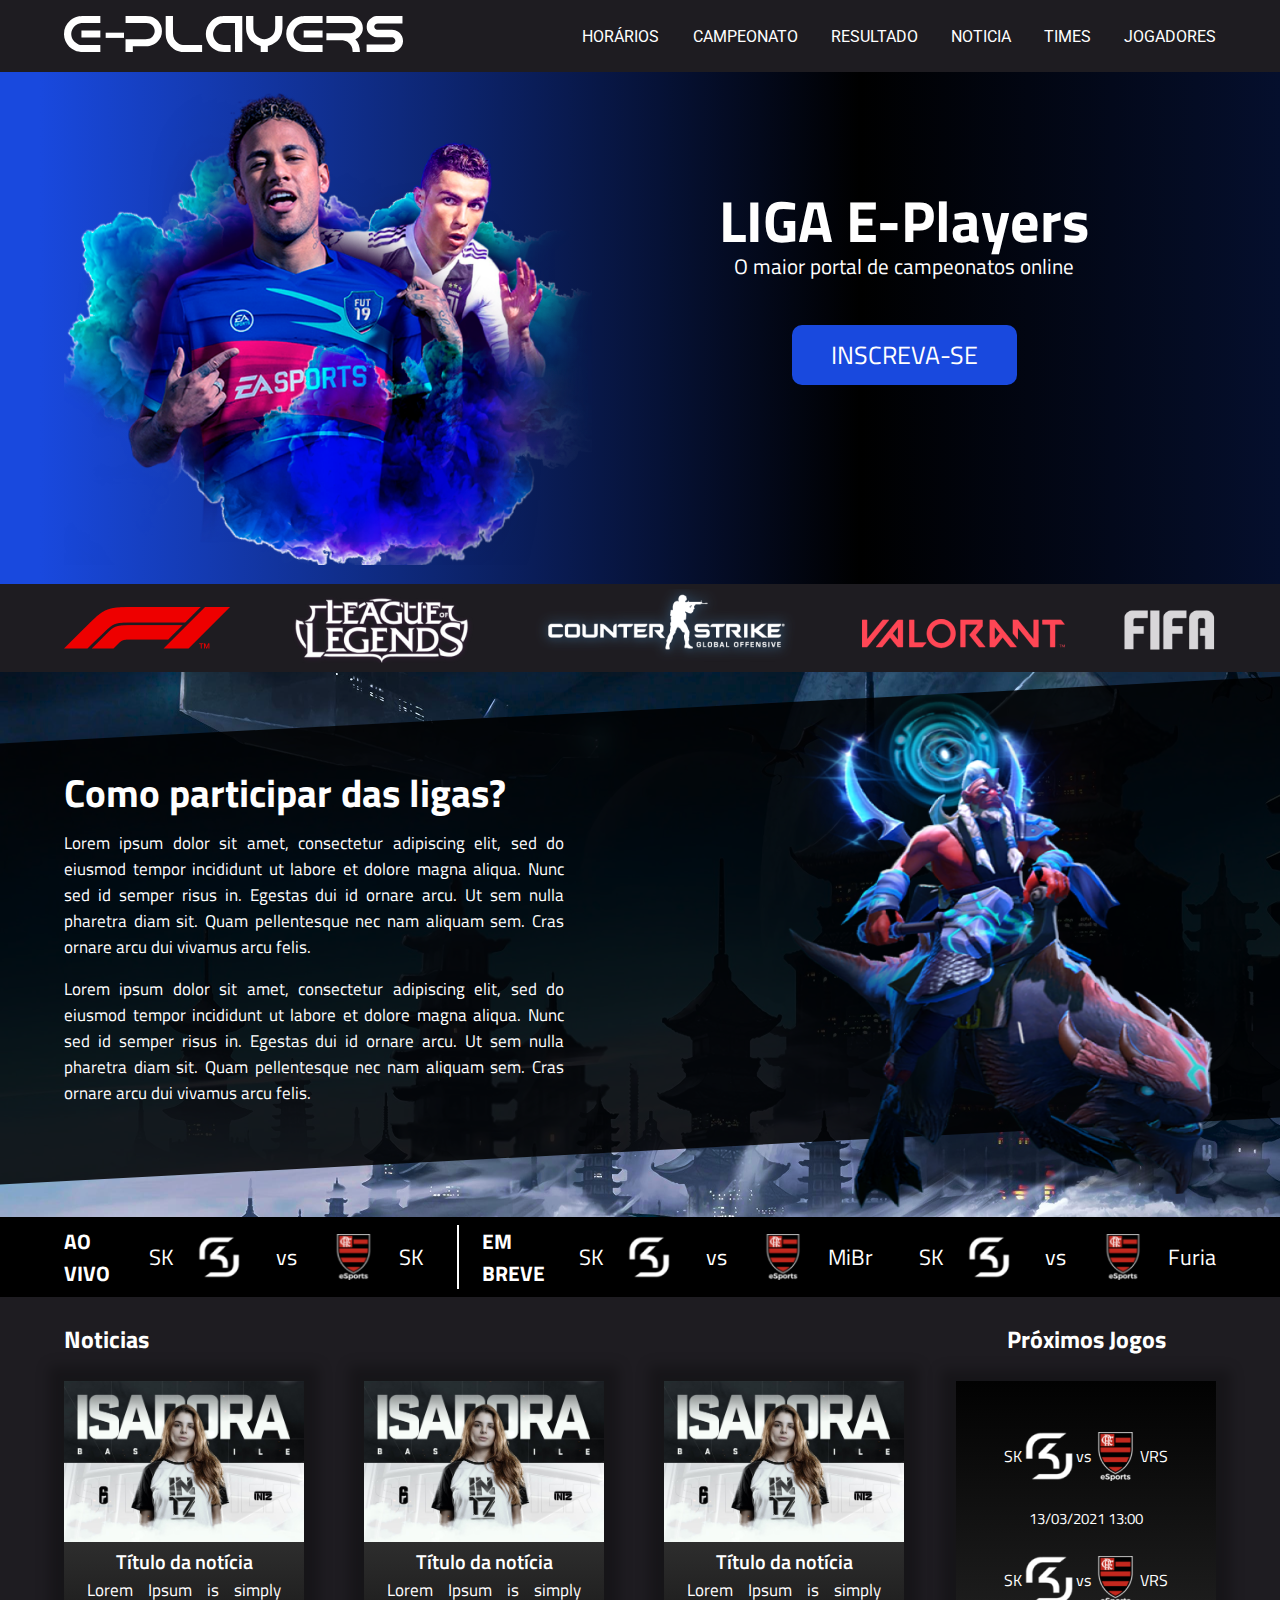
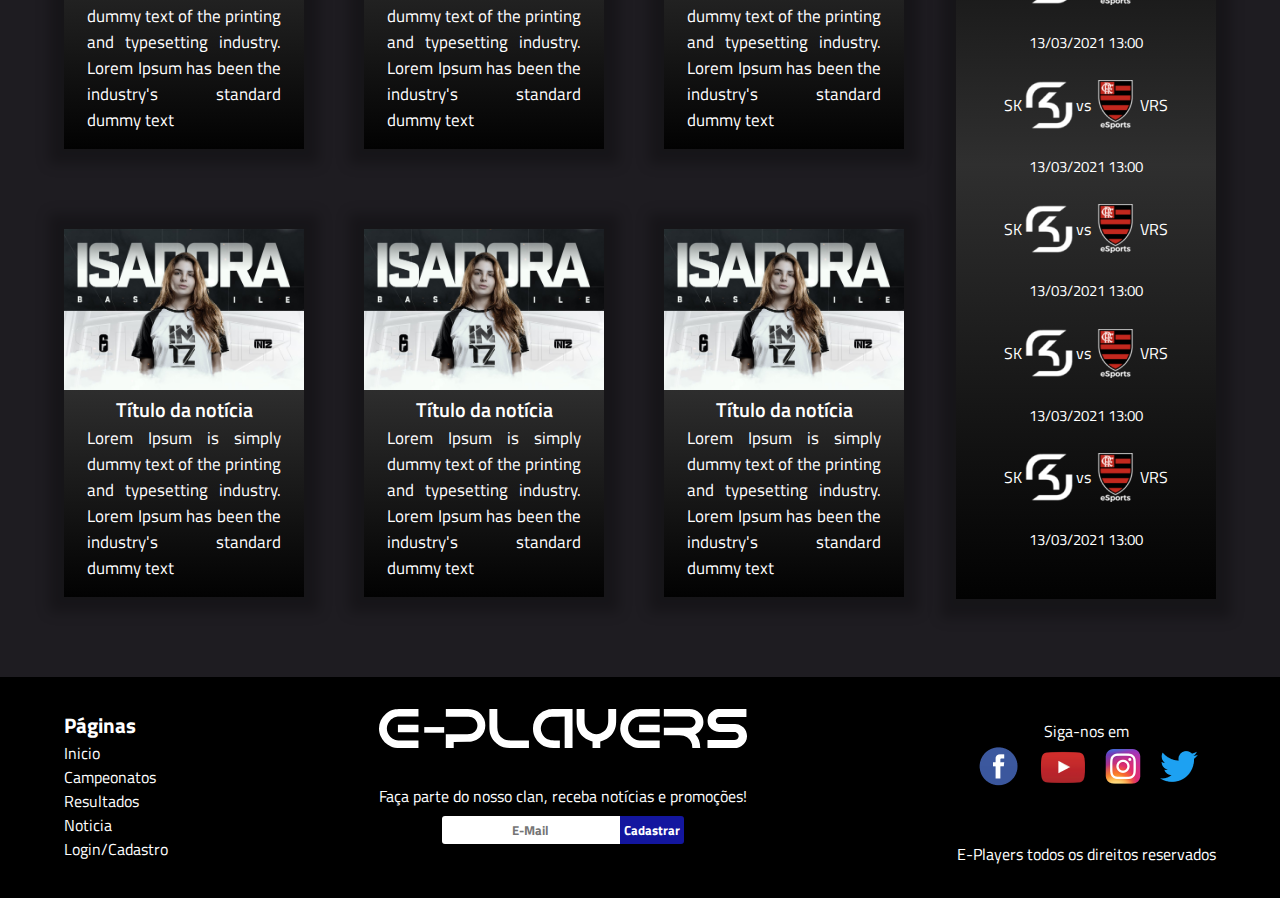
<file: index.html>
<!DOCTYPE html>
<html lang="pt-br">

    <head>
        <meta charset="UTF-8">
        <meta http-equiv="X-UA-Compatible" content="IE=edge">
        <meta name="viewport" content="width=device-width, initial-scale=1.0">
        <link rel="stylesheet" href="_css/style.css">
        <title>E-Players</title>
    </head>

    <body>
        <header>
            <div class="container_header">
                <a href="#">  <img src="./_assets/logo.svg" alt="Logo E-Players">  </a>
                <nav>
                    <ul>
                        <li> <a class="link_nav" href="#sidebar_proximos_jogos">horários</a> </li>
                        <li> <a class="link_nav" href="#banner2">campeonato</a> </li>
                        <li> <a class="link_nav" href="#">resultado</a> </li>
                        <li> <a class="link_nav" href="#noticias">noticia</a> </li>
                        <li> <a class="link_times" href="./cadastro_times.html">times</a> </li>
                        <li> <a class="link_jogadores" href="./cadastro_jogador.html">jogadores</a> </li>
                    </ul>
                </nav>
            </div>
        </header>

        <main>

            <section class="banner_principal">
                <div class="container_banner">
                    <img class="imagem_banner" src="_assets/imagem_banner.png" alt="Banner FIFA">
                    
                    <div class="textos_banner_principal">
                        <h1>LIGA E-Players</h1>
                        <span>O maior portal de campeonatos online</span>
                        <a href="#">inscreva-se</a>
                    </div>
                </div>
            </section>

            <section id="jogos" class="jogos">
                <div class="container_logos logos">
                    <img class="f1rs" src="_assets/formula-1-logo.png" alt="Logo Formula 01">
                    <img class="lol" src="_assets/logo-lol.png" alt="Logo LOL">
                    <img class="cs" src="_assets/Counter-Strike-Logo.png" alt="Logo Cs">
                    <img class="vava" src="_assets/valorant-logo.png" alt="Logo Valorant">
                    <img class="fifa" src="_assets/FIFA_logo.png" alt="Logo fifa">
                </div>
            </section>

            <section id="banner2" class="banner2">
                <div class="retangulo">
                    <div class="container_banner2">
                        <div class="textos_banner2">
                            <h1>Como participar das ligas?</h1>
                            <p>Lorem ipsum dolor sit amet, consectetur adipiscing elit, sed do eiusmod tempor incididunt ut labore et dolore magna aliqua. Nunc sed id semper risus in. Egestas dui id ornare arcu. Ut sem nulla pharetra diam sit. Quam pellentesque nec nam aliquam sem. Cras ornare arcu dui vivamus arcu felis. </p>
                            <p>Lorem ipsum dolor sit amet, consectetur adipiscing elit, sed do eiusmod tempor incididunt ut labore et dolore magna aliqua. Nunc sed id semper risus in. Egestas dui id ornare arcu. Ut sem nulla pharetra diam sit. Quam pellentesque nec nam aliquam sem. Cras ornare arcu dui vivamus arcu felis.</p> 
                        </div>
                        
                        <div class="imagem_banner2">  
                            <img class="personagem" src="_assets/img_banner2.png" alt="Personagem"> 
                        </div>
                    </div>
                </div>
            </section>

            <section id="proximos_jogos" class="proximos_jogos">
                <div class="container_proximos_jogos">
                    <h2 class="aovivo">ao vivo</h2>
                    <p class="sk">SK</p>
                    <img class="logo_times_jogos" src="_assets/sk-logo.png" alt="Logo SK">
                    <p class="vs">vs</p>
                    <img class="logo_times_jogos" src="_assets/fla-logo.png" alt="Escudo do Flamengo">
                    <p class="sk">SK</p>

                    <h2 class="embreve">em breve</h2>
                    <p class="sk">SK</p>
                    <img class="logo_times_jogos" src="_assets/sk-logo.png" alt="Logo SK">
                    <p class="vs">vs</p>
                    <img class="logo_times_jogos" src="_assets/fla-logo.png" alt="Escudo do Flamengo">
                    <p class="sk">MiBr</p>

                    <p class="sk margin_proximos_jogos">SK</p>
                    <img class="logo_times_jogos" src="_assets/sk-logo.png" alt="Logo SK">
                    <p class="vs">vs</p>
                    <img class="logo_times_jogos" src="_assets/fla-logo.png" alt="Escudo do Flamengo">
                    <p class="sk">Furia</p>
                </div>
            </section>

            <section id="noticias" class="noticias">
                <div class="container_noticias_e_jogos">
                    <div class="noticia">
                        <div class="titulo_noticia">
                            <h2>Noticias</h2>
                        </div>
                        <div class="container_cards">
                            <div class="noticia_card">
                                <a href="#">
                                    <img src="_assets/player.jpg" alt="Foto da modelo">
                                    <h3>Título da notícia</h3>
                                    <p>Lorem Ipsum is simply dummy text of the printing and typesetting industry. Lorem Ipsum has been the industry's standard dummy text </p>
                                </a>
                            </div>
                            <div class="noticia_card">
                                <a href="#">
                                    <img src="_assets/player.jpg" alt="Foto da modelo">
                                    <h3>Título da notícia</h3>
                                    <p>Lorem Ipsum is simply dummy text of the printing and typesetting industry. Lorem Ipsum has been the industry's standard dummy text </p>
                                </a>
                            </div>
                            <div class="noticia_card">
                                <a href="#">
                                    <img src="_assets/player.jpg" alt="Foto da modelo">
                                    <h3>Título da notícia</h3>
                                    <p>Lorem Ipsum is simply dummy text of the printing and typesetting industry. Lorem Ipsum has been the industry's standard dummy text </p>
                                </a>
                            </div>
                            <div class="noticia_card">
                                <a href="#">
                                    <img src="_assets/player.jpg" alt="Foto da modelo">
                                    <h3>Título da notícia</h3>
                                    <p>Lorem Ipsum is simply dummy text of the printing and typesetting industry. Lorem Ipsum has been the industry's standard dummy text </p>
                                </a>
                                </div>
                            <div class="noticia_card">
                                <a href="#">
                                    <img src="_assets/player.jpg" alt="Foto da modelo">
                                    <h3>Título da notícia</h3>
                                    <p>Lorem Ipsum is simply dummy text of the printing and typesetting industry. Lorem Ipsum has been the industry's standard dummy text </p> 
                                </a>
                                </div>
                            <div class="noticia_card">
                                <a href="#">
                                    <img src="_assets/player.jpg" alt="Foto da modelo">
                                    <h3>Título da notícia</h3>
                                    <p>Lorem Ipsum is simply dummy text of the printing and typesetting industry. Lorem Ipsum has been the industry's standard dummy text </p>
                                </a>
                            </div>
                        </div>
                    </div>

                    <aside id="sidebar_proximos_jogos" class="sidebar_proximos_jogos">
                        <div class="container_proximos">
                            <h2>Próximos Jogos</h2>
                            <div class="sidebar_fundo">
                                <div class="sidebar_alinhando">
            
                                    <div class="jogos_sidebar">
                                        <p>SK</p>
                                        <img class="logo_sk" src="_assets/sk-logo.png" alt="Logo da SK">
                                        <p>vs</p>
                                        <img src="_assets/fla-logo.png" alt="logo da vorax">
                                        <p>VRS</p>
                                    </div>
                                    <p class="sidebar_time">13/03/2021 13:00</p>
                                        
                                    <div class="jogos_sidebar">
                                        <p>SK</p>
                                        <img class="logo_sk" src="_assets/sk-logo.png" alt="logo red canids">
                                        <p>vs</p>
                                        <img src="_assets/fla-logo.png" alt="logo da vorax">
                                        <p>VRS</p>
                                    </div>
                                    <p class="sidebar_time">13/03/2021 13:00</p>
                
                                    <div class="jogos_sidebar">
                                        <p>SK</p>
                                        <img class="logo_sk" src="_assets/sk-logo.png" alt="logo red canids">
                                        <p>vs</p>
                                        <img src="_assets/fla-logo.png" alt="logo da vorax">
                                        <p>VRS</p>
                                    </div>
                                    <p class="sidebar_time">13/03/2021 13:00</p>
                
                                    <div class="jogos_sidebar">
                                        <p>SK</p>
                                        <img class="logo_sk" src="_assets/sk-logo.png" alt="logo red canids">
                                        <p>vs</p>
                                        <img src="_assets/fla-logo.png" alt="logo da vorax">
                                        <p>VRS</p>
                                    </div>
                                    <p class="sidebar_time">13/03/2021 13:00</p>
                
                                    <div class="jogos_sidebar">
                                        <p>SK</p>
                                        <img class="logo_sk" src="_assets/sk-logo.png" alt="logo red canids">
                                        <p>vs</p>
                                        <img src="_assets/fla-logo.png" alt="logo da vorax">
                                        <p>VRS</p>
                                    </div>
                                    <p class="sidebar_time">13/03/2021 13:00</p>
                
                                    <div class="jogos_sidebar">
                                        <p>SK</p>
                                        <img class="logo_sk" src="_assets/sk-logo.png" alt="logo red canids">
                                        <p>vs</p>
                                        <img src="_assets/fla-logo.png" alt="logo da vorax">
                                        <p>VRS</p>
                                    </div>
                                    <p class="sidebar_time">13/03/2021 13:00</p>
                                </div>
            
                            </div>
                        </div>

                    </aside>
                </div>
            </section>

        </main>

        <footer>
            <div class="flex_footer">
                <div class="style_list">
                    <h3>Páginas</h3>
                    <ul>
                        <li> <a href="#">Inicio</a> </li>
                        <li> <a href="#">Campeonatos</a> </li>
                        <li> <a href="#">Resultados</a> </li>
                        <li> <a href="#">Noticia</a> </li>
                        <li> <a href="#">Login/Cadastro</a> </li>
                    </ul>
                </div>

                <div class="mid_footer">
                    <a href="#"> <img class="logo_footer" src="_assets/logo.svg" alt="E-Players Logo"> </a>
                    <p>Faça parte do nosso clan, receba notícias e promoções!</p>
                    <form action="#">
                        <input class="input_email" type="email" placeholder="E-Mail">
                        <input class="input_submit" type="submit" value="Cadastrar">
                    </form>
                </div>

                <div class="redes_sociais_creditos_footer">
                    <p>Siga-nos em</p>
                    <div class="logos_redes">
                        <a href="#"> <img src="_assets/facebook_logo.png" alt="Logo do Facebook"> </a>
                        <a href="#"> <img src="_assets/youtube_logo.png" alt="Logo do Youtube"> </a>
                        <a href="#"> <img src="_assets/instagram_logo.png" alt="Logo do instagram"> </a>
                        <a href="#"> <img src="_assets/twitter_logo.png" alt="Logo do Twitter"> </a>
                    </div>
                    <span>E-Players todos os direitos reservados</span>
                </div>
            </div>
        </footer>
    </body>

</html>
</file>
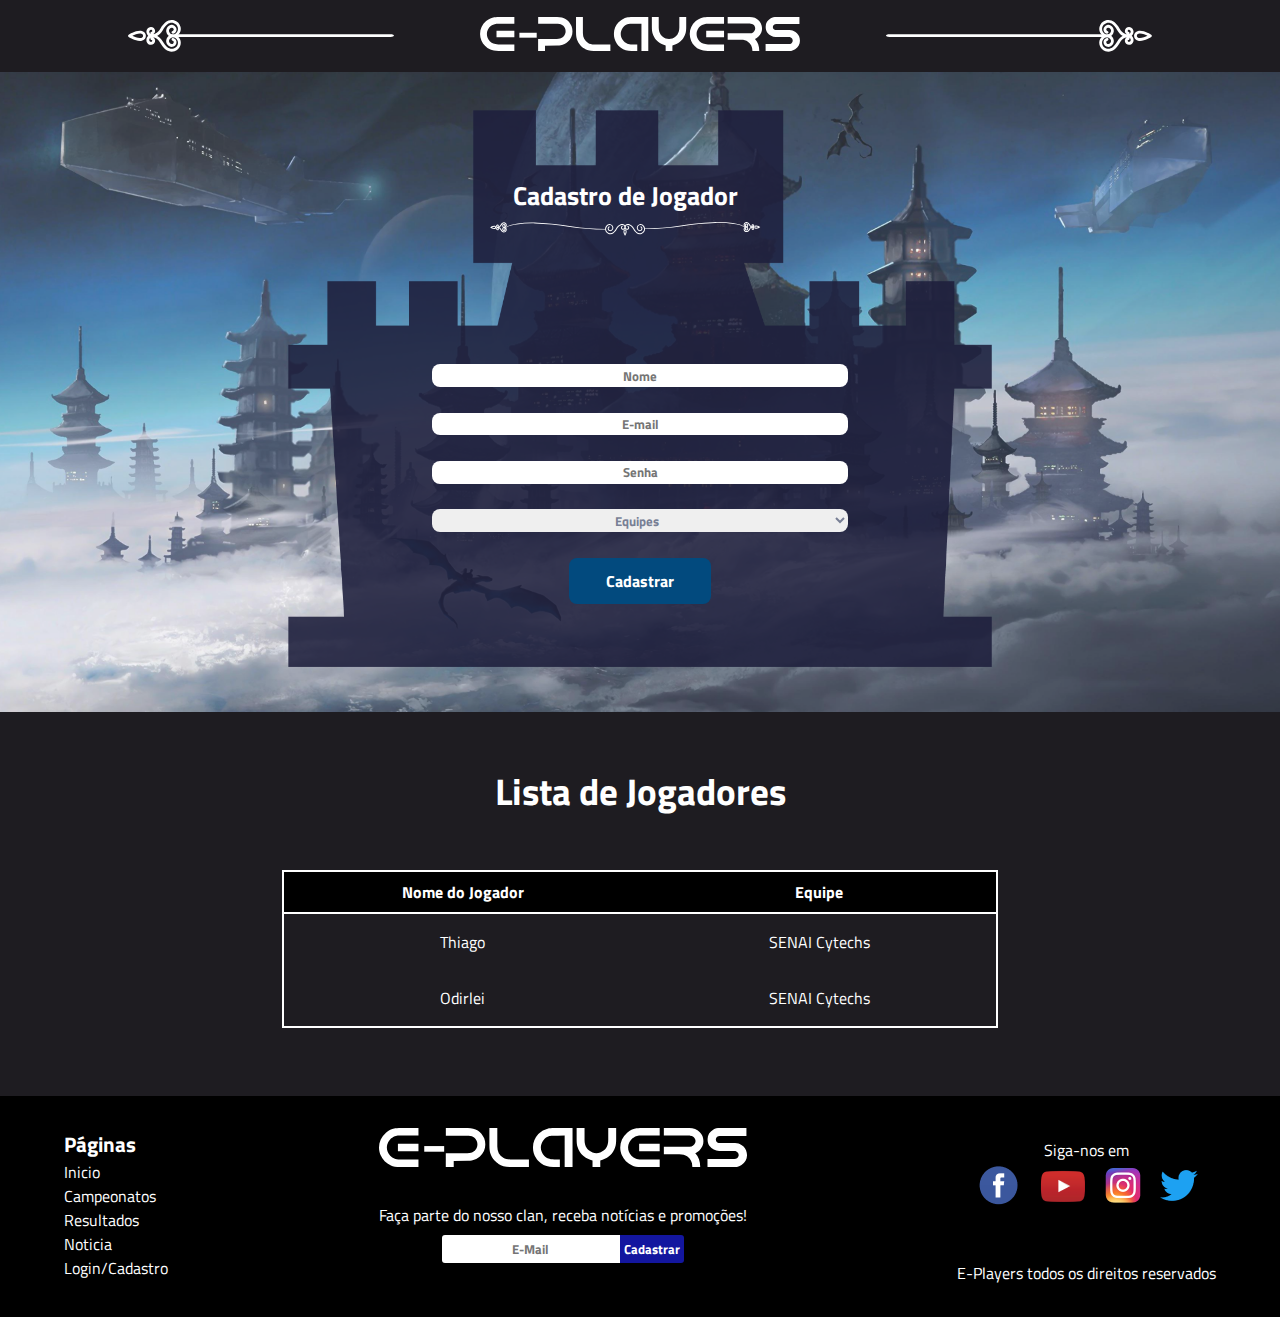
<file: cadastro_jogador.html>
<!DOCTYPE html>
<html lang="pt-br">
    <head>
        <meta charset="UTF-8">
        <meta http-equiv="X-UA-Compatible" content="IE=edge">
        <meta name="viewport" content="width=device-width, initial-scale=1.0">
        <link rel="stylesheet" href="_css/cadastro.css">
        <title>Cadastro</title>
    </head>
    <body>
        <header class="header_principal">
            <div class="container_header">
                <img class="flecha_header" src="_assets/FLECHA.svg" alt="Decoração Header">
                <a href="index.html"> <img class="logo_header" src="_assets/logo.svg" alt="Logo E-Players" > </a>
                <img class="flecha_header" src="_assets/FLECHA2.svg" alt="Decoração Header">
            </div>
        </header>

        <main>
            <section class="cadastro_jogador">
                <div class="castelo">
                    <div class="conteudo_cadastro_jogador">
                        <div class="titulo_cadastro_jogador">
                            <h1>Cadastro de Jogador</h1>
                            <img src="_assets/decoracao_cadastro.svg" alt="Decoração cadastro do jogador">
                        </div>

                        <form action="#">
                            <input class="input_cadastro_usuario" type="text" placeholder="Nome">
                            <input class="input_cadastro_usuario" type="email" placeholder="E-mail">
                            <input class="input_cadastro_usuario" type="password" placeholder="Senha">
                            <select class="select_cadastro_usuario">
                                <option selected="selected" hidden>Equipes</option>
                            </select>
                            <input class="btn_cadastrar_usuario" type="submit" value="Cadastrar">
                        </form>
                    </div>
                </div>
            </section>


            <section class="lista_jogadores">
                <div class="container_lista_jogadores">
                    <h2>Lista de Jogadores</h2>

                    <table>
                        <tr class="titulo_tabela">
                            <th>Nome do Jogador</th>
                            <th>Equipe</th>
                        </tr>

                        <tr>
                            <td>Thiago</td>
                            <td>SENAI Cytechs</td>
                        </tr>

                        <tr>
                            <td>Odirlei</td>
                            <td>SENAI Cytechs</td>
                        </tr>

                    </table>
                </div>
            </section>
        </main>


        <footer>
            <div class="flex_footer">
                <div class="style_list">
                    <h2>Páginas</h2>
                    <ul>
                        <li> <a href="#">Inicio</a> </li>
                        <li> <a href="#">Campeonatos</a> </li>
                        <li> <a href="#">Resultados</a> </li>
                        <li> <a href="#">Noticia</a> </li>
                        <li> <a href="#">Login/Cadastro</a> </li>
                    </ul>
                </div>

                <div class="mid_footer">
                    <a href="#"> <img class="logo_footer" src="_assets/logo.svg" alt="E-Players Logo"> </a>
                    <p>Faça parte do nosso clan, receba notícias e promoções!</p>
                    <form action="#">
                        <input class="input_email" type="email" placeholder="E-Mail">
                        <input class="input_submit" type="submit" value="Cadastrar">
                    </form>
                </div>

                <div class="redes_sociais_creditos_footer">
                    <p>Siga-nos em</p>
                    <div class="logos_redes">
                        <a href="#"> <img src="_assets/facebook_logo.png" alt="Logo do Facebook"> </a>
                        <a href="#"> <img src="_assets/youtube_logo.png" alt="Logo do Youtube"> </a>
                        <a href="#"> <img src="_assets/instagram_logo.png" alt="Logo do instagram"> </a>
                        <a href="#"> <img src="_assets/twitter_logo.png" alt="Logo do Twitter"> </a>
                    </div>
                    <span>E-Players todos os direitos reservados</span>
                </div>
            </div>
        </footer>
    </body>
</html>
</file>
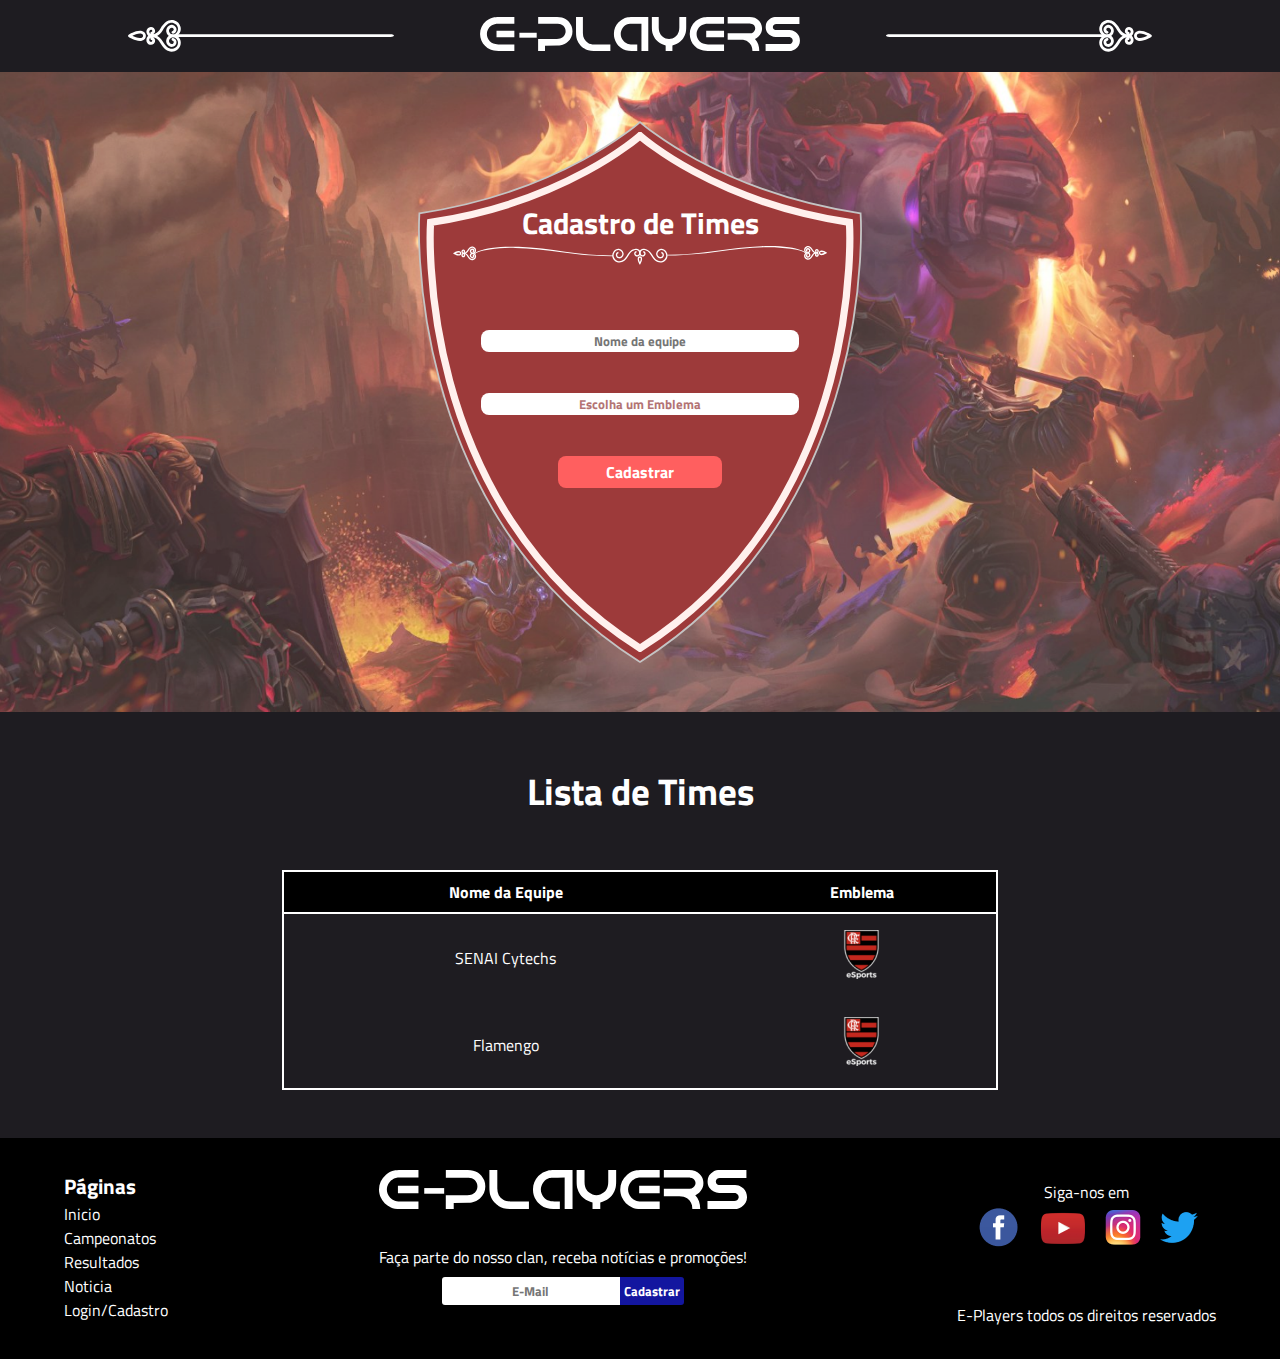
<file: cadastro_times.html>
<!DOCTYPE html>
<html lang="pt-br">
    <head>
        <meta charset="UTF-8">
        <meta http-equiv="X-UA-Compatible" content="IE=edge">
        <meta name="viewport" content="width=device-width, initial-scale=1.0">
        <link rel="stylesheet" href="_css/cadastro_times.css">
        <title>Cadastro</title>
    </head>
    <body>
        <header class="header_principal">
            <div class="container_header">
                <img class="flecha_header" src="_assets/FLECHA.svg" alt="Decoração Header">
                <a href="index.html"> <img class="logo_header" src="_assets/logo.svg" alt="Logo E-Players" > </a>
                <img class="flecha_header" src="_assets/FLECHA2.svg" alt="Decoração Header">
            </div>
        </header>

        <main>
            <section class="cadastro_times">
                <div class="escudo">
                    <div class="flex_container">
                        <div class="titulo_banner">
                            <h1>Cadastro de Times</h1>
                            <img src="_assets/decoracao_cadastro.svg" alt="Decoração cadastro">
                        </div>

                        <form action="#">
                            <input class="input_text" type="text" placeholder="Nome da equipe">
                            <label class="label_file" for="input_file">Escolha um Emblema</label>
                            <input class="input_file" id="input_file" name="input_file" type="file" placeholder="Emblema">
                            <input class="btn_cadastrar" type="submit" value="Cadastrar">
                        </form>
                    </div>
                </div>
            </section>

            <section class="lista_jogadores">
                <div class="container_lista_jogadores">
                    <h2>Lista de Times</h2>

                    <table>
                        <tr class="titulo_tabela">
                            <th>Nome da Equipe</th>
                            <th>Emblema</th>
                        </tr>

                        <tr>
                            <td>SENAI Cytechs</td>
                            <td> <img src="_assets/fla-logo.png" alt="Logo da Equipe"> </td>
                        </tr>

                        <tr>
                            <td>Flamengo</td>
                            <td> <img src="_assets/fla-logo.png" alt="Logo da Equipe"> </td>
                        </tr>

                    </table>
                </div>
            </section>
        </main>

        <footer>
            <div class="flex_footer">
                <div class="style_list">
                    <h2>Páginas</h2>
                    <ul>
                        <li> <a href="./index.html">Inicio</a> </li>
                        <li> <a href="./index.html#banner2">Campeonatos</a> </li>
                        <li> <a href="#">Resultados</a> </li>
                        <li> <a href="./index.html#noticias">Noticia</a> </li>
                        <li> <a href="#">Login/Cadastro</a> </li>
                    </ul>
                </div>

                <div class="mid_footer">
                    <a href="./index.html"> <img class="logo_footer" src="_assets/logo.svg" alt="E-Players Logo"> </a>
                    <p>Faça parte do nosso clan, receba notícias e promoções!</p>
                    <form action="#">
                        <input class="input_email" type="email" placeholder="E-Mail">
                        <input class="input_submit" type="submit" value="Cadastrar">
                    </form>
                </div>

                <div class="redes_sociais_creditos_footer">
                    <p>Siga-nos em</p>
                    <div class="logos_redes">
                        <a href="#"> <img src="_assets/facebook_logo.png" alt="Logo do Facebook"> </a>
                        <a href="#"> <img src="_assets/youtube_logo.png" alt="Logo do Youtube"> </a>
                        <a href="#"> <img src="_assets/instagram_logo.png" alt="Logo do instagram"> </a>
                        <a href="#"> <img src="_assets/twitter_logo.png" alt="Logo do Twitter"> </a>
                    </div>
                    <span>E-Players todos os direitos reservados</span>
                </div>
            </div>
        </footer>
    </body>
</html>
</file>
<file: _css/style.css>
@import url('https://fonts.googleapis.com/css2?family=Titillium+Web:wght@300;400;600;700&display=swap');
@import url('https://fonts.googleapis.com/css2?family=Roboto:wght@300;400;500;700;900&display=swap');

*{
    margin: 0;
    padding: 0;
    box-sizing: border-box;
    text-decoration: none;
    list-style: none;

}

/* HEADER */

    header{
        background-color: #1E1C21;
        height: 4.5em;
        display: flex;
        align-items: center;
    }
    
    header .container_header{
        width: 90%;
        margin: 0 auto;
        display: flex;
        justify-content: space-between;
    }
    
    header nav{
        display: flex;
        align-items: center;
        width: 55%;
    }

    header nav ul{
        display: flex;
        width: 100%;
        justify-content: space-between;
    }

    header .link_nav{
        text-transform: uppercase;
        font-family: 'Roboto', sans-serif;
        color: #fff;
    }

    header .link_nav:hover {
        color: #007fff;
        border-bottom: #007fff solid 2px;
        padding-bottom: 2px;
    }

    header .link_times{
        text-transform: uppercase;
        font-family: 'Roboto', sans-serif;
        color: #fff;
    }

    header .link_times:hover {
        color: #9D3A3A;
        border-bottom: #9D3A3A solid 2px;
        padding-bottom: 2px;
    }

    header .link_jogadores{
        text-transform: uppercase;
        font-family: 'Roboto', sans-serif;
        color: #fff;
    }

    header .link_jogadores:hover {
        color: #262fff;
        border-bottom: #262fff solid 2px;
        padding-bottom: 2px;
    }
/* FIM DO HEADER */



/* PRIMEIRO BANNER */

.banner_principal{
    background: linear-gradient(90deg, #1949DE 3.13%, #000000 67.19%, #050F2D 99.98%, #000000 99.99%, #000000 100%);
    height: 32em;
}

.banner_principal .container_banner{
    width: 90%;
    margin: 0 auto;   
    display: flex;
}

.banner_principal .imagem_banner{
    max-width: 33em;
    padding: 21px 0;
}

.banner_principal .textos_banner_principal{
    display: flex;
    flex-direction: column;
    width: 100%;
    align-items: center;
    height: auto;
    margin-top: 9%;
    min-width: 396px;
}

.banner_principal .textos_banner_principal h1{
    font-family: 'Titillium Web', sans-serif;
    font-weight: 700;
    color: #fff;
    font-size: 58px;
    height: 74px;
}

.banner_principal .textos_banner_principal span{
    font-size: 21px;
    font-family: 'Titillium Web', sans-serif;
    color: #fff;

}

.banner_principal .textos_banner_principal a{ 
    font-family: 'Titillium Web', sans-serif;
    color: #fff;
    background-color: #1949DE;
    text-transform: uppercase;
    font-size: 25px;
    width: auto;
    padding: 11px 39px;
    border-radius: 10px;
    margin-top: 7%;
}

.banner_principal .textos_banner_principal a:hover{
    background-color: #505B7D;
    font-weight: bold;
}

/* FIM DO PRIMEIRO BANNER */



/* SESSÃO COM LOGOS */

.jogos{
    background-color: #1E1C21;
}

.jogos .container_logos{
    width: 90%;
    margin: 0 auto;
}

.jogos .logos{
    padding: 5px 0;
    display: flex;
    justify-content: space-between;
    align-items: center;
}

.jogos .vava{
    margin-top: 1%;
}

.jogos .fifa{
    max-height: 42px;
    margin-top: 0.3%;
} 

/* FIM DA SESSÃO COM JOGOS */



/* SEGUNDO BANNER */

.banner2{
    background-image: url("../_assets/fundo_banner2.png");
    display: flex;
    width: 100%;
    height: 545px;
}

.banner2 .retangulo{
    display: flex;
    transform: skewY(-3deg);
    background: rgba(0, 0, 0, 0.86);
    width: 100%;
    height: 81%;
    margin-top: 3%;
}

.banner2 .container_banner2{
    display: flex;
    width: 90%;
    height: 100%;
    margin: 0 auto;
}

.banner2 .textos_banner2{
    display: flex;
    flex-direction: column;
    transform: skewY(3deg);
    margin-top: 2.25em;
}

.banner2 .textos_banner2 h1{
    color: #fff;
    font-family: 'Titillium Web', sans-serif;
    font-weight: bold;
    font-size: 39px;
}

.banner2 .textos_banner2 p{
    color: #fff;
    font-family: 'Titillium Web', sans-serif;
    font-size: 17px;
    width: 500px;
    text-align: justify;
    margin: 8px 0;
}

.banner2 .alinhando{
    width: 80%;
    margin: 0 auto;
}

.banner2 .imagem_banner2{
    display: flex;
    justify-content: flex-end;
    width: 80%;
}

.banner2 .personagem{
    width: 68%;
    height: 116%;
}

/* FIM DO SEGUNDO BANNER */



/* SESSÃO AOVIVO */

.proximos_jogos{
    background-color: #000000;
    width: 100%;
    height: 5em;
}

.container_proximos_jogos{
    width: 90%;
    margin: 0 auto;
    padding: 10px 0;
    height: 100%;
    display: flex;
    align-items: center;
    justify-content: space-between;
}

.aovivo{
    color: #fff;
    font-family: 'Titillium Web', sans-serif;
    text-transform: uppercase;
    font-size: 21px;
    width: 3em;
}

.container_proximos_jogos p{
    color: #fff;
    font-family: 'Titillium Web', sans-serif;
    font-size: 22px;
}


.logo_times_jogos{
    width: 4%;
}

.sk{
    margin: 0 1%px;
    font-family: 'Titillium Web', sans-serif;
}

.vs{
    margin: 0px 1%;
}

.embreve{
    font-family: 'Titillium Web', sans-serif;
    text-transform: uppercase;
    font-size: 21px;
    color:#fff;
    border-left: #fff solid 2px;
    width: 3.1em;
    margin-left: 1%;
    margin-right: 3%;
    padding-left: 2%;
} 

.margin_proximos_jogos{
    margin-left: 2%;
}

/* FIM DA SESSÃO AO VIVO */



/* INICIO NOVAS NOTICIAS */

.noticias{
    background-color: #1E1C21;
    height: auto;
}

.container_noticias_e_jogos{
    width: 90%;
    margin: 0 auto;
    display: flex;
    justify-content: space-between;
}

.noticia{
    display: flex;
    flex-direction: column;
}

.titulo_noticia h2{
    margin: 1em 0;
    color: #fff;
    font-family: 'Titillium Web', sans-serif;
}

.container_cards{
    display: flex;
    flex-wrap: wrap;
    justify-content: space-between;
}

.noticia_card{
    display: flex;
    flex-direction: column;
    max-width: 15em;
    height: 23em;
    background: linear-gradient(180deg, #2F2F2F 41.67%, #020202 100%);
    box-shadow: 0px 0px 12px 15px rgba(0, 0, 0, 0.25);
    margin-bottom: 5em;
}

.noticia_card:hover {
    text-decoration: underline;
    /* color: #fff; */
    text-decoration-color: #fff;
}

.noticia_card img{
    width: 100%;
}

.noticia_card a h3{
    font-family: 'Titillium Web', sans-serif;
    font-weight: 600;
    font-size: 20px;
    color: #fff;
    text-align: center;
}

.noticia_card a p{
    font-family: 'Titillium Web', sans-serif;
    font-size: 17px;
    color: #fff;
    padding: 0 11px;
    width: 90%;
    margin: 0 auto;
    text-align: justify;
}


.sidebar_proximos_jogos{
    background-color: #1E1C21;
    width: 29%;
    margin-left: 4.5%;
}

.container_proximos{
    min-width: 259px;
}

.container_proximos h2{
    margin: 1em 0;
    color: #fff;
    font-family: 'Titillium Web', sans-serif;
    text-align: center;
}

.sidebar_fundo{
    background: linear-gradient(180deg, #020202 0%, #2F2F2F 46.88%, #020202 100%);
    box-shadow: 0px 4px 12px 15px rgba(0, 0, 0, 0.25);
   
}

.sidebar_alinhando{
    height: 51.12em;
    justify-content: space-between;
    display: flex;
    flex-direction: column;
    padding: 3em;
    align-items: center;
}

.jogos_sidebar{
    display: flex;
    align-items: center;
    width: 100%;
    justify-content: space-between;
}

.jogos_sidebar p{
    color: #fff;
    font-family: 'Titillium Web', sans-serif;
}

.sidebar_time{
    color: #fff;
    font-family: 'Titillium Web', sans-serif;
    text-align: center;
    font-size: 15px;
}

/* FIM NOVAS NOTICIAS */



/* INICIO DO FOOTER */

footer{
    background-color: #000;
}

.flex_footer{
    width: 90%;
    margin: 0 auto;
    display: flex;
    justify-content: space-between;
    padding: 2em 0;

}

.style_list{
    
}

.style_list h3{
    color: #fff; 
    font-family: 'Titillium Web', sans-serif;
    font-weight: bold;   
    font-size: 21px;
}


.style_list ul li a{
    color: #fff; 
    font-family: 'Titillium Web', sans-serif;
}

.style_list ul li a:hover {
    color: #1A3D61;
}

.mid_footer{
    display: flex;
    flex-direction: column;
}

.logo_footer{
    width: 100%;
}

.logo_footer:hover {
    width: 102%;
}

.mid_footer p{
    color: #fff; 
    font-family: 'Titillium Web', sans-serif;
    text-align: center;
    margin-top: 2em;
    margin-bottom: 0.5em;
}

.mid_footer form{
    display: flex;
    margin: 0 auto;
}

.input_email{
    background-color: #fff;
    font-family: 'Titillium Web', sans-serif;
    font-weight: bold;
    padding: 0 14px;
    text-align: center;
    border: 0;
    border-radius: 3px 0 0 3px;
}

.input_submit{
    font-family: 'Titillium Web', sans-serif;
    font-weight: bold;
    border: 0;
    padding: 4px;
    background-color: #13169f;
    color: #fff;
    cursor: pointer;
    border-radius: 0 3px 3px 0;
}

.redes_sociais_creditos_footer{
    display: flex;
    flex-direction: column;
}

.redes_sociais_creditos_footer p{
    color: #fff; 
    font-family: 'Titillium Web', sans-serif;
    text-align: center;
    margin-top: 0.6em;
}

.redes_sociais_creditos_footer span{
    color: #fff; 
    font-family: 'Titillium Web', sans-serif;
    margin-top: 3em;
}

.logos_redes{
    display: flex;
    align-items: center;
    justify-content: space-evenly;
}
</file>
<file: _css/cadastro.css>
@import url('https://fonts.googleapis.com/css2?family=Titillium+Web:wght@300;400;600;700&display=swap');
@import url('https://fonts.googleapis.com/css2?family=Roboto:wght@300;400;500;700;900&display=swap');
*{
    margin: 0;
    padding: 0;
    box-sizing: border-box;
    text-decoration: none;
    list-style: none;

}



/* HEADER */

.header_principal{
    background-color: #1E1C21;
    height: 4.5em;
}

.container_header{
    width: 80%;
    margin: 0 auto;
    display: flex;
    align-items: center;
    height: 4.5em;
    justify-content: space-between;
}

.logo_header{
    width: 20em;
}

.logo_header:hover {
    width: 21em;
}

.flecha_header{
    width: 26%;
}

/* FIM DO HEADER */



/* INICIO DA SECTION CADASTRO DE JOGADOR */

.cadastro_jogador{
    background-image: url(../_assets/Fundo_banner_cadastro_jogador.png);
    height: 40em;
    background-repeat: no-repeat;
    background-size: cover;
    background-position: center;
}

.castelo{
    background-image: url(../_assets/castelo.png);
    background-repeat: no-repeat;
    background-size: 44em;
    background-position: center;
    height: 99%;
}

.conteudo_cadastro_jogador{
    width: 26em;
    display: flex;
    flex-direction: column; 
    margin: 0 auto;
    padding-top: 6em;
    justify-content: space-between;
    height: 84%;
}

.conteudo_cadastro_jogador form{
    display: flex;
    flex-direction: column;
    justify-content: space-between;
    height: 55%;
}

.titulo_cadastro_jogador{
    width: 93%;
    display: flex;
    flex-direction: column;
    justify-content: center;
    align-items: center;
}
.titulo_cadastro_jogador h1{
    font-family: 'Titillium Web', sans-serif;
    color: #fff;
    text-align: center;
    margin: 2% 0;
    font-size: 26px;
}

.titulo_cadastro_jogador img{
    width: 70%;
}

.input_cadastro_usuario{
    font-family: 'Titillium Web', sans-serif;
    color: #04091A;
    text-align: center;
    border-radius: 8px;
    border: none;
    height: 1.7em;
    font-weight: bold;
}

.select_cadastro_usuario{
    border-radius: 8px;
    border: 0;
    height: 1.7em;
    /* text-align: center; */
    padding-left: 43%;
    color: #787F95;
    font-family: 'Titillium Web', sans-serif;
    font-weight: bold;
}

.btn_cadastrar_usuario{
    width: 34%;
    padding: 0.7em 0;
    border: none;
    margin: 0 auto;
    border-radius: 8px;
    background-color: #024A7E;
    color: #fff;
    font-family: 'Titillium Web', sans-serif;
    font-weight: bold;
    font-size: 16px;
}

.btn_cadastrar_usuario:hover {
    background-color: #4E5571;
    cursor: pointer;
}

/* FIM DA SECTION CADASTRO DE JOGADOR */



/* INICIO DA SECTION LISTA DE JOGADORES */

.lista_jogadores{
    background-color: #1E1C21;
    height: 24em;
}

.container_lista_jogadores{
    width: 80%;
    margin: 0 auto;
    height: 100%;
}

.container_lista_jogadores h2{
    text-align: center;
    color: #fff;
    font-family: 'Titillium Web', sans-serif;
    font-weight: bold;
    padding: 5% 0;
    font-size: 37px;
}

.container_lista_jogadores table{
    width: 70%;
    margin: 0 auto;
    text-align: center;
    color: #fff;
    border-spacing: 0;
    border: #fff solid 2px;
    min-width: 268px;
}

.titulo_tabela{
    background-color: #000;
}

.container_lista_jogadores table tr th{
    padding: 0.5em 0.4em;
    color: #fff;
    font-family: 'Titillium Web', sans-serif;
    font-weight: bold;
    border-bottom: #fff solid 2px;
}

.container_lista_jogadores table tr td{
    padding: 1em 1em;
    color: #fff;
    font-family: 'Titillium Web', sans-serif;
}

/* FIM DA SECTION LISTA DE JOGADORES */



/* INICIO DO FOOTER */

footer{
    background-color: #000;
}

.flex_footer{
    width: 90%;
    margin: 0 auto;
    display: flex;
    justify-content: space-between;
    padding: 2em 0;

}

.style_list{
    
}

.style_list h2{
    color: #fff; 
    font-family: 'Titillium Web', sans-serif;
    font-weight: bold;   
    font-size: 21px;
}


.style_list ul li a{
    color: #fff; 
    font-family: 'Titillium Web', sans-serif;
}

.style_list ul li a:hover {
    color: #1A3D61;
}

.mid_footer{
    display: flex;
    flex-direction: column;
}

.logo_footer{
    width: 100%;
}

.logo_footer:hover {
    width: 102%;
}

.mid_footer p{
    color: #fff; 
    font-family: 'Titillium Web', sans-serif;
    text-align: center;
    margin-top: 2em;
    margin-bottom: 0.5em;
}

.mid_footer form{
    display: flex;
    margin: 0 auto;
}

.input_email{
    background-color: #fff;
    font-family: 'Titillium Web', sans-serif;
    font-weight: bold;
    padding: 0 14px;
    text-align: center;
    border: 0;
    border-radius: 3px 0 0 3px;
}

.input_submit{
    font-family: 'Titillium Web', sans-serif;
    font-weight: bold;
    border: 0;
    padding: 4px;
    background-color: #13169f;
    color: #fff;
    cursor: pointer;
    border-radius: 0 3px 3px 0;
}

.redes_sociais_creditos_footer{
    display: flex;
    flex-direction: column;
}

.redes_sociais_creditos_footer p{
    color: #fff; 
    font-family: 'Titillium Web', sans-serif;
    text-align: center;
    margin-top: 0.6em;
}

.redes_sociais_creditos_footer span{
    color: #fff; 
    font-family: 'Titillium Web', sans-serif;
    margin-top: 3em;
}

.logos_redes{
    display: flex;
    align-items: center;
    justify-content: space-evenly;
}

/* FIM DO FOOTER */

@media (max-width: 700px){

    /* HEADER */

    .flecha_header{
        display: none;
    }    

    .container_header{
        justify-content: center;
    }

    .logo_header{
        width: 16em;
    }

    .logo_header:hover {
        width: 17em;
    }

    /* FIM DO HEADER */


    /* INICIO BANNER */

    .cadastro_jogador{
        height: 33em;
    }

    .castelo {
        background-image: url(../_assets/caveira.png);
        background-size: 21em;
    }

    .conteudo_cadastro_jogador {
        width: 16em;
        padding-top: 5em;
        height: 83%;
    }

    .titulo_cadastro_jogador {
        margin: 0 auto;
    }

    .titulo_cadastro_jogador img {
        width: 17em;
    }

    .conteudo_cadastro_jogador form {
        height: 71%;
    }

    .btn_cadastrar_usuario{
        margin: 2em auto;
    }

    /* FIM BANNER */


    /* INICIO FOOTER */

    .flex_footer{
        flex-wrap: wrap;
    }

    .logo_footer{
        display: none;
    }

    .style_list h2 {
        font-size: 19px;
    }

    .style_list ul li a {
        font-size: 13px;
    }

    .mid_footer {
        width: 13em;
        align-items: center;
        justify-content: center;
        height: 5em;
    }

    .mid_footer form {
        width: 12.5em;
    }

    .input_email {
        width: 10em;
    }

    .input_submit {
        width: 5em;
    }

    .redes_sociais_creditos_footer {
        margin: 0 auto;
        margin-top: 1em;
    }
}
</file>
<file: _css/cadastro_times.css>
@import url('https://fonts.googleapis.com/css2?family=Titillium+Web:wght@300;400;600;700&display=swap');
@import url('https://fonts.googleapis.com/css2?family=Roboto:wght@300;400;500;700;900&display=swap');
*{
    margin: 0;
    padding: 0;
    box-sizing: border-box;
    text-decoration: none;
    list-style: none;

}



/* HEADER */

.header_principal{
    background-color: #1E1C21;
    height: 4.5em;
}

.container_header{
    width: 80%;
    margin: 0 auto;
    display: flex;
    align-items: center;
    height: 4.5em;
    justify-content: space-between;
}

.logo_header{
    width: 20em;
}

.logo_header:hover {
    width: 21em;
}

.flecha_header{
    width: 26%;
}

/* FIM DO HEADER */



/* INICIO DA SECTION CADASTRO DE TIMES */

.cadastro_times{
    background-image: url(../_assets/fundo_cadastro_de_time.png);
    height: 40em;
    background-repeat: no-repeat;
    background-size: cover;
    background-position: center;
}

.escudo{
    background-image: url(../_assets/escudo.svg);
    background-repeat: no-repeat;
    background-size: 28em;
    background-position: center;
    height: 100%;
}

.flex_container{
    display: flex;
    flex-direction: column;
    justify-content: space-between;
    width: 25em;
    margin: 0 auto;
    align-items: center;
    padding-top: 8em;
    height: 65%;
}

.titulo_banner{
    display: flex;
    flex-direction: column;
    align-items: center;
}

.titulo_banner h1{
    font-family: 'Titillium Web', sans-serif;
    color: #fff;
    text-align: center;
    font-size: 30px;
}

.titulo_banner img{
    width: 106%;
    max-width: 375px;
}

.flex_container form{
    display: flex;
    flex-direction: column;
    justify-content: space-between;
    height: 55%;
    width: 90%;
    max-width: 318px;
}

.input_text{
    font-family: 'Titillium Web', sans-serif;
    color: #7E0000;
    text-align: center;
    border-radius: 8px;
    border: none;
    height: 1.7em;
    font-weight: bold;
}

.input_file{
    display: none;
}

.label_file{
    font-family: 'Titillium Web', sans-serif;
    color: #B37474;
    background-color: #fff;
    text-align: center;
    border-radius: 8px;
    border: none;
    font-weight: bold;
    font-size: 13px;
    height: 1.7em;
    padding: 1px;
    cursor: pointer;
}

.btn_cadastrar{
    padding: 0.25em 3em;
    border: none;
    margin: 0 auto;
    border-radius: 8px;
    background-color: #FF5F5F;
    color: #fff;
    font-family: 'Titillium Web', sans-serif;
    font-weight: bold;
    font-size: 16px;
}

/* FIM DA SECTION CADASTRO DE TIMES */



/* INICIO DA SECTION LISTA DE JOGADORES */

.lista_jogadores{
    background-color: #1E1C21;
    height: auto;
    padding-bottom: 3em;
}

.container_lista_jogadores{
    width: 80%;
    margin: 0 auto;
    height: 100%;
}

.container_lista_jogadores h2{
    text-align: center;
    color: #fff;
    font-family: 'Titillium Web', sans-serif;
    font-weight: bold;
    padding: 5% 0;
    font-size: 37px;
}

.container_lista_jogadores table{
    width: 70%;
    margin: 0 auto;
    text-align: center;
    color: #fff;
    border-spacing: 0;
    border: #fff solid 2px;
}

.titulo_tabela{
    background-color: #000;
}

.container_lista_jogadores table tr th{
    padding: 0.5em 0.4em;
    color: #fff;
    font-family: 'Titillium Web', sans-serif;
    font-weight: bold;
    border-bottom: #fff solid 2px;
}

.container_lista_jogadores table tr td{
    padding: 1em 0;
    color: #fff;
    font-family: 'Titillium Web', sans-serif;
}

/* FIM DA SECTION LISTA DE JOGADORES */



/* INICIO DO FOOTER */

footer{
    background-color: #000;
}

.flex_footer{
    width: 90%;
    margin: 0 auto;
    display: flex;
    justify-content: space-between;
    padding: 2em 0;

}

.style_list{
    
}

.style_list h2{
    color: #fff; 
    font-family: 'Titillium Web', sans-serif;
    font-weight: bold;   
    font-size: 21px;
}


.style_list ul li a{
    color: #fff; 
    font-family: 'Titillium Web', sans-serif;
}

.style_list ul li a:hover {
    color: #1A3D61;
}

.mid_footer{
    display: flex;
    flex-direction: column;
}

.logo_footer{
    width: 100%;
}

.logo_footer:hover {
    width: 102%;
}

.mid_footer p{
    color: #fff; 
    font-family: 'Titillium Web', sans-serif;
    text-align: center;
    margin-top: 2em;
    margin-bottom: 0.5em;
}

.mid_footer form{
    display: flex;
    margin: 0 auto;
}

.input_email{
    background-color: #fff;
    font-family: 'Titillium Web', sans-serif;
    font-weight: bold;
    padding: 0 14px;
    text-align: center;
    border: 0;
    border-radius: 3px 0 0 3px;
}

.input_submit{
    font-family: 'Titillium Web', sans-serif;
    font-weight: bold;
    border: 0;
    padding: 4px;
    background-color: #13169f;
    color: #fff;
    cursor: pointer;
    border-radius: 0 3px 3px 0;
}

.redes_sociais_creditos_footer{
    display: flex;
    flex-direction: column;
}

.redes_sociais_creditos_footer p{
    color: #fff; 
    font-family: 'Titillium Web', sans-serif;
    text-align: center;
    margin-top: 0.6em;
}

.redes_sociais_creditos_footer span{
    color: #fff; 
    font-family: 'Titillium Web', sans-serif;
    margin-top: 3em;
}

.logos_redes{
    display: flex;
    align-items: center;
    justify-content: space-evenly;
}

/* FIM DO FOOTER */



@media (max-width: 700px){

    /* HEADER */

    .flecha_header{
        display: none;
    }    

    .container_header{
        justify-content: center;
    }

    .logo_header{
        width: 16em;
    }

    .logo_header:hover {
        width: 17em;
    }

    /* FIM DO HEADER */


    /* INICIO BANNER */

    .cadastro_times{
        height: 30em;
    }

    .escudo{
        background-size: 22em;
    }

    .flex_container{
        width: 17em;
        padding-top: 6.5em;
    }

    /* FIM BANNER */


    /* INICIO FOOTER */

    .flex_footer{
        flex-wrap: wrap;
    }

    .logo_footer{
        display: none;
    }

    .style_list h2 {
        font-size: 19px;
    }

    .style_list ul li a {
        font-size: 13px;
    }

    .mid_footer {
        width: 13em;
        align-items: center;
        justify-content: center;
        height: 5em;
    }

    .mid_footer form {
        width: 12.5em;
    }

    .input_email {
        width: 10em;
    }

    .input_submit {
        width: 5em;
    }

    .redes_sociais_creditos_footer {
        margin: 0 auto;
        margin-top: 1em;
    }
}


@media (max-width: 385px){

}
</file>
